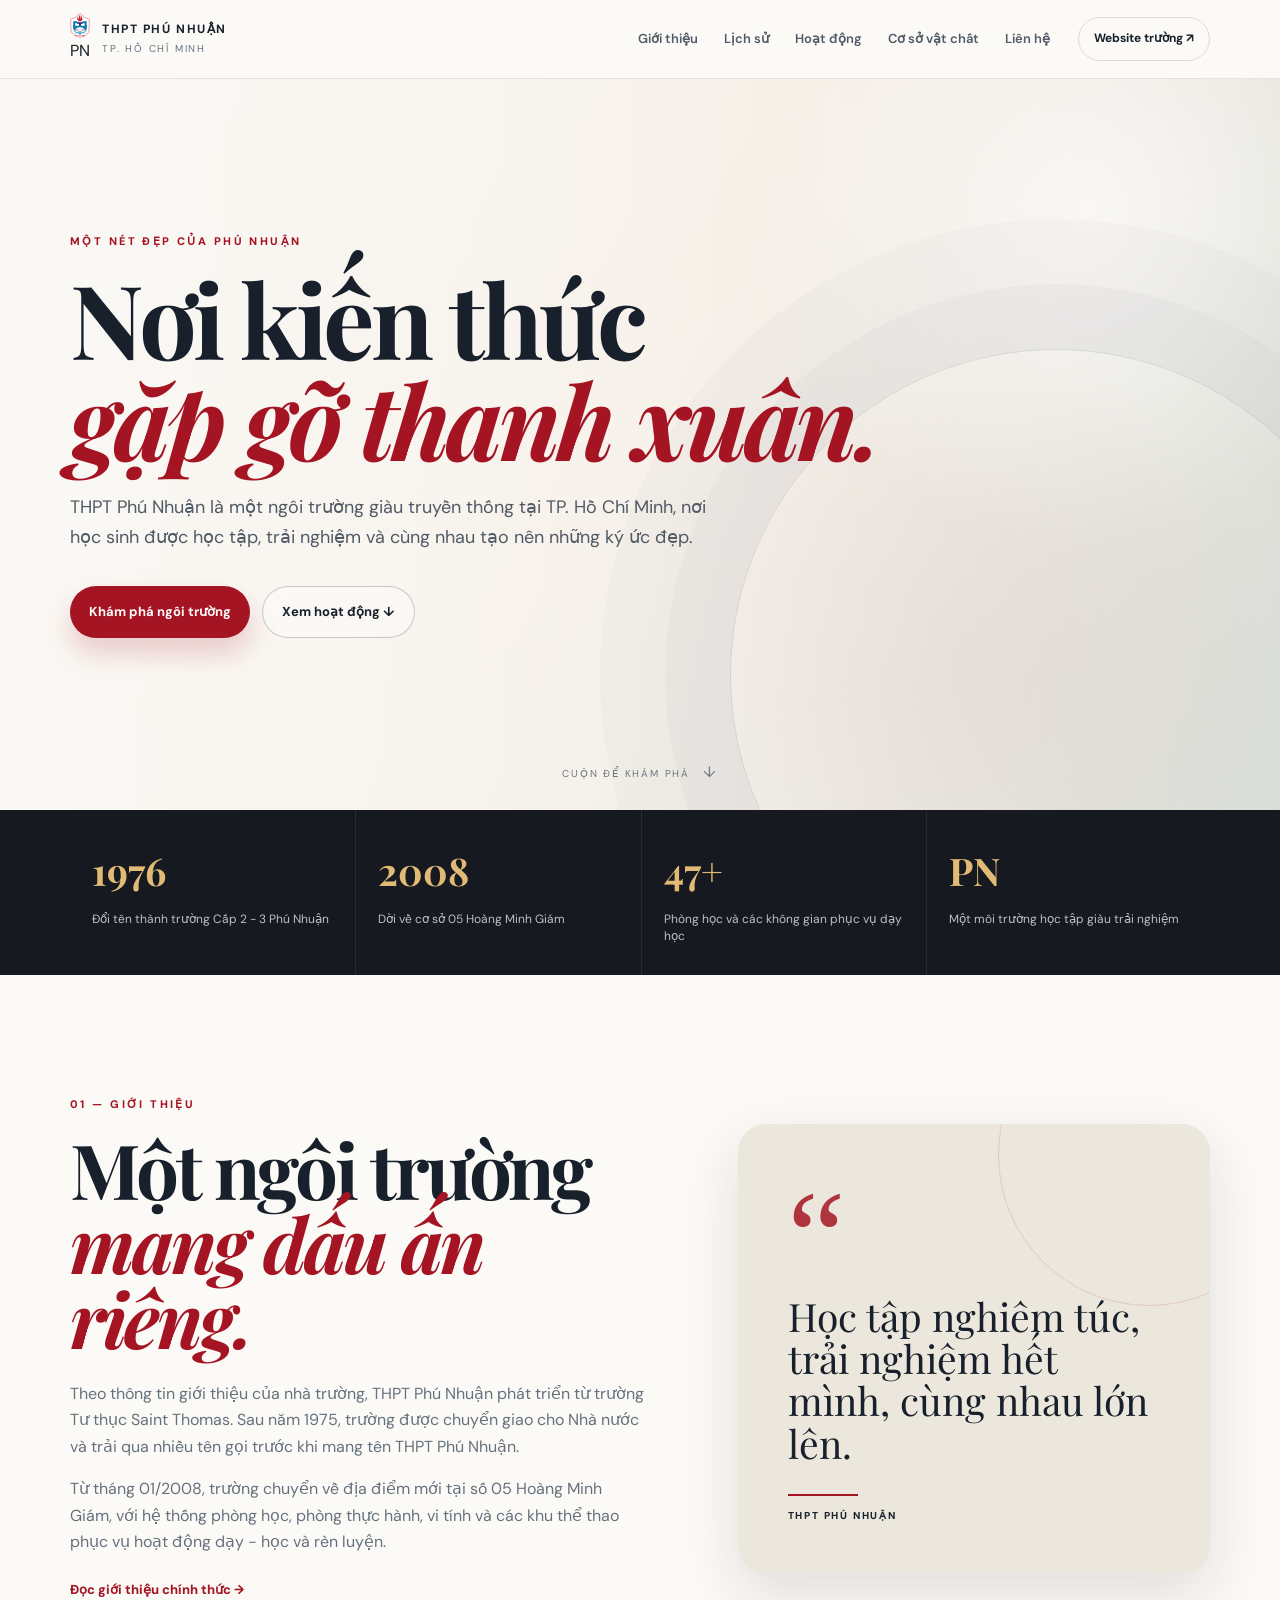
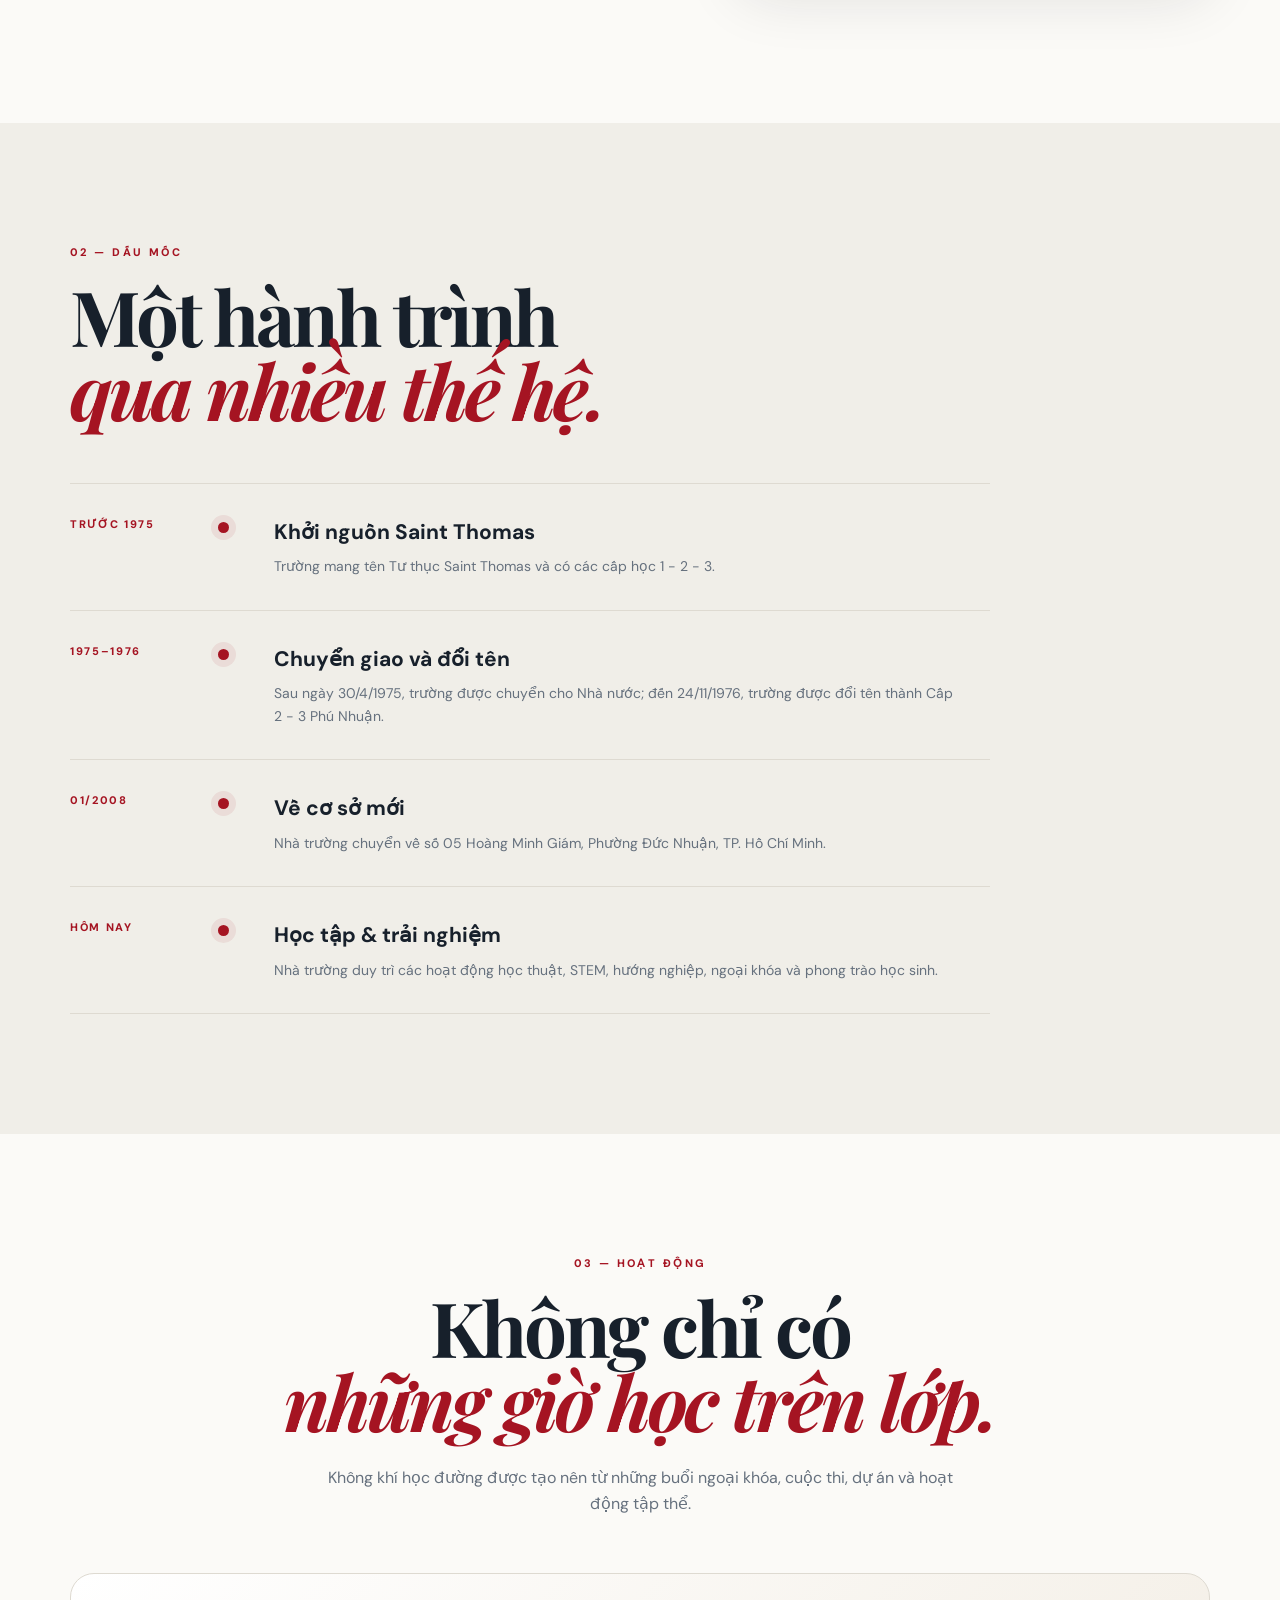
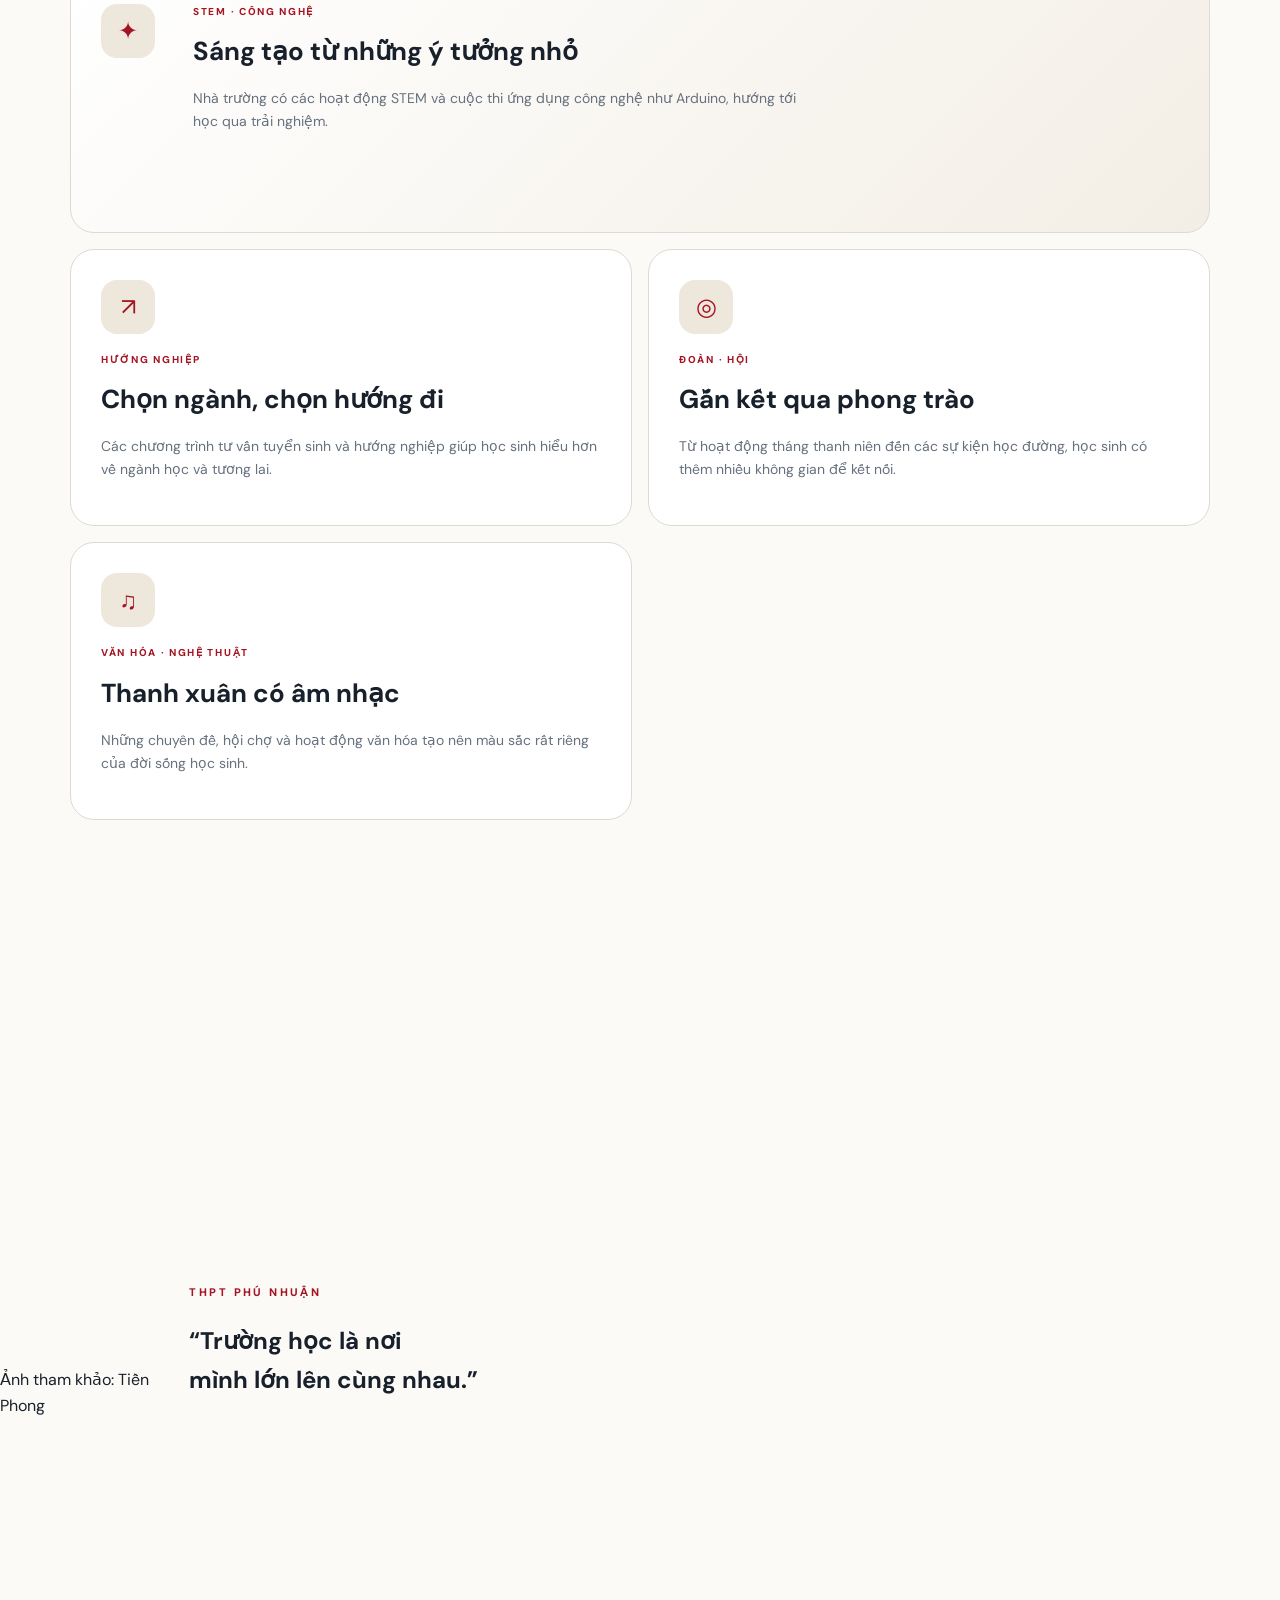
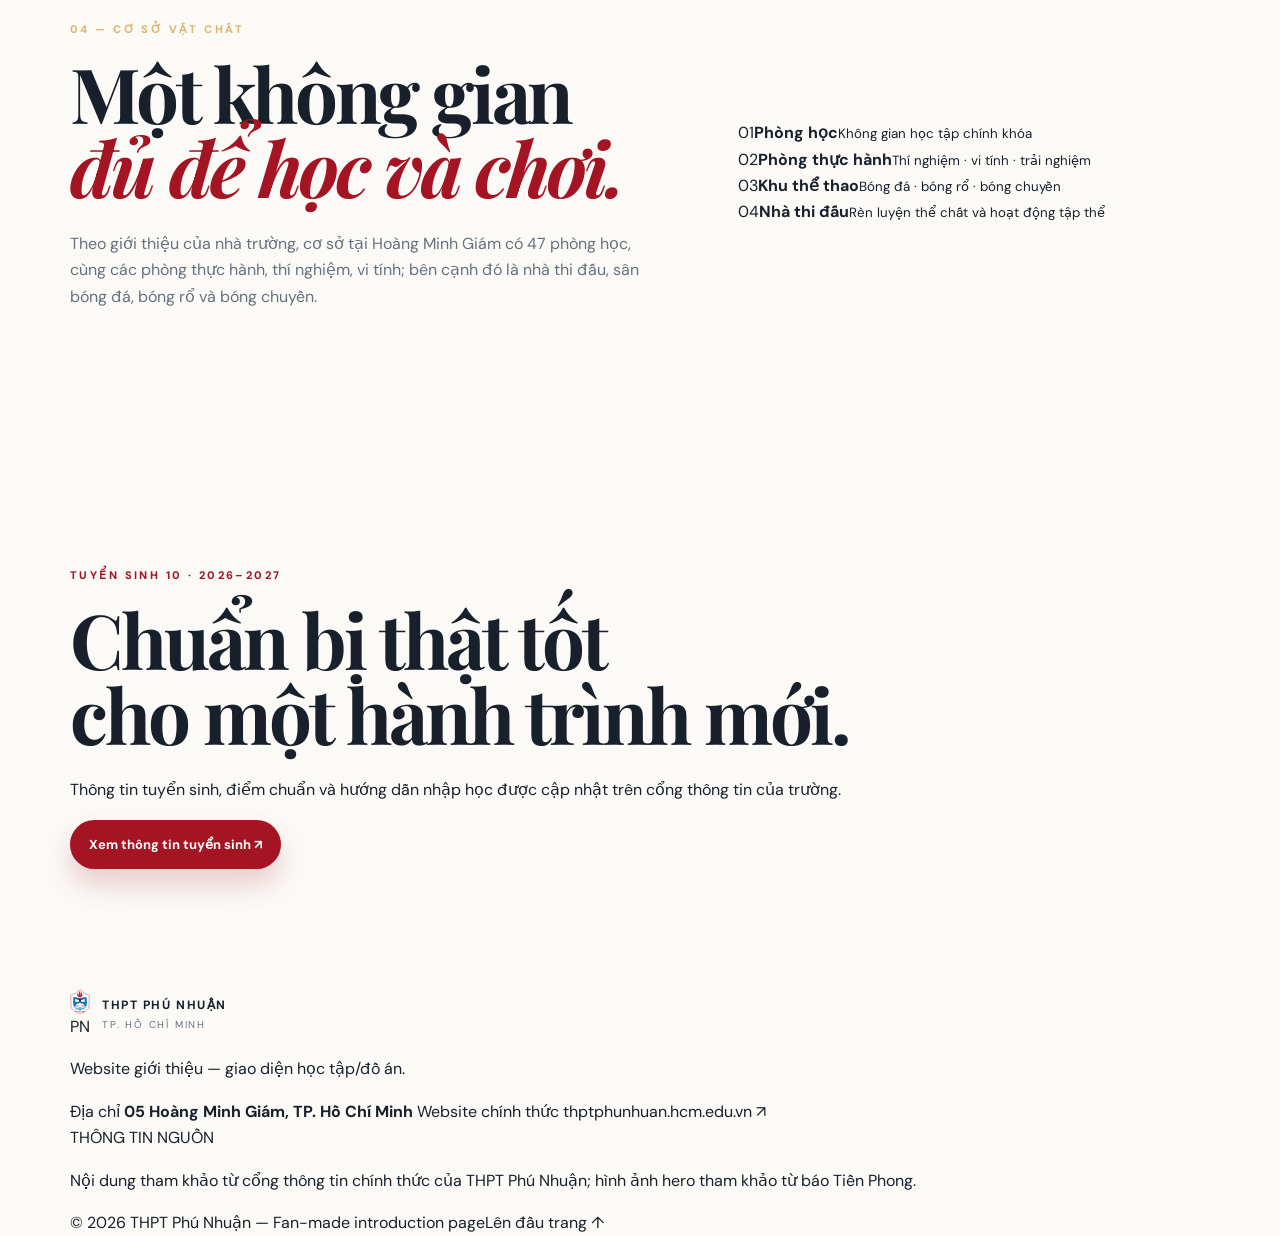
<file: index.html>
<!DOCTYPE html>
<html lang="vi">
<head>
  <meta charset="UTF-8">
  <meta name="viewport" content="width=device-width, initial-scale=1.0">
  <meta name="description" content="Website giới thiệu Trường THPT Phú Nhuận - TP. Hồ Chí Minh.">
  <title>THPT Phú Nhuận | Mái trường thanh xuân</title>
  <link rel="stylesheet" href="style.css">
</head>
<body>
  <div class="scroll-progress" aria-hidden="true"><span></span></div>
  <header class="site-header" id="top">
    <nav class="nav container">
      <a class="brand" href="#top" aria-label="Trang chủ THPT Phú Nhuận">
        <span class="brand-mark-wrap"><img class="school-logo" src="logo.svg" alt="Logo THPT Phú Nhuận"><span class="brand-mark-fallback">PN</span></span>
        <span>
          <strong>THPT PHÚ NHUẬN</strong>
          <small>TP. HỒ CHÍ MINH</small>
        </span>
      </a>

      <button class="menu-toggle" type="button" aria-label="Mở menu" aria-expanded="false">
        <span></span><span></span><span></span>
      </button>

      <div class="nav-links">
        <a href="#gioi-thieu">Giới thiệu</a>
        <a href="#lich-su">Lịch sử</a>
        <a href="#hoat-dong">Hoạt động</a>
        <a href="#co-so">Cơ sở vật chất</a>
        <a href="#lien-he">Liên hệ</a>
      </div>

      <a class="nav-cta" href="https://thptphunhuan.hcm.edu.vn/" target="_blank" rel="noreferrer">Website trường ↗</a>
    </nav>
  </header>

  <main>
    <section class="hero" id="hero">
      <div class="hero-overlay"></div>
      <div class="container hero-content">
        <div class="eyebrow">MỘT NÉT ĐẸP CỦA PHÚ NHUẬN</div>
        <h1>Nơi kiến thức<br><em>gặp gỡ thanh xuân.</em></h1>
        <p>
          THPT Phú Nhuận là một ngôi trường giàu truyền thống tại TP. Hồ Chí Minh,
          nơi học sinh được học tập, trải nghiệm và cùng nhau tạo nên những ký ức đẹp.
        </p>
        <div class="hero-actions">
          <a class="btn btn-primary" href="#gioi-thieu">Khám phá ngôi trường</a>
          <a class="btn btn-ghost" href="#hoat-dong">Xem hoạt động ↓</a>
        </div>
      </div>
      <div class="scroll-hint">CUỘN ĐỂ KHÁM PHÁ <span class="scroll-arrow">↓</span></div>
    </section>

    <section class="stats">
      <div class="container stats-grid">
        <div class="stat-card reveal"><strong>1976</strong><span>Đổi tên thành trường Cấp 2 - 3 Phú Nhuận</span></div>
        <div class="stat-card reveal"><strong>2008</strong><span>Dời về cơ sở 05 Hoàng Minh Giám</span></div>
        <div class="stat-card reveal"><strong>47+</strong><span>Phòng học và các không gian phục vụ dạy học</span></div>
        <div class="stat-card reveal"><strong>PN</strong><span>Một môi trường học tập giàu trải nghiệm</span></div>
      </div>
    </section>

    <section class="section" id="gioi-thieu">
      <div class="container split">
        <div class="section-copy reveal">
          <div class="eyebrow">01 — GIỚI THIỆU</div>
          <h2>Một ngôi trường<br><span>mang dấu ấn riêng.</span></h2>
          <p>
            Theo thông tin giới thiệu của nhà trường, THPT Phú Nhuận phát triển từ trường
            Tư thục Saint Thomas. Sau năm 1975, trường được chuyển giao cho Nhà nước và
            trải qua nhiều tên gọi trước khi mang tên THPT Phú Nhuận.
          </p>
          <p>
            Từ tháng 01/2008, trường chuyển về địa điểm mới tại số 05 Hoàng Minh Giám,
            với hệ thống phòng học, phòng thực hành, vi tính và các khu thể thao phục vụ
            hoạt động dạy - học và rèn luyện.
          </p>
          <a class="text-link" href="https://thptphunhuan.hcm.edu.vn/gioi-thieu-truong-phu-nhuan/gioi-thieu-truong-thpt-phu-nhuan/ct/88426/430270" target="_blank" rel="noreferrer">Đọc giới thiệu chính thức →</a>
        </div>

        <div class="quote-card reveal">
          <span class="quote-mark">“</span>
          <p>Học tập nghiêm túc, trải nghiệm hết mình, cùng nhau lớn lên.</p>
          <div class="quote-line"></div>
          <small>THPT PHÚ NHUẬN</small>
        </div>
      </div>
    </section>

    <section class="section section-tinted" id="lich-su">
      <div class="container">
        <div class="section-heading reveal">
          <div class="eyebrow">02 — DẤU MỐC</div>
          <h2>Một hành trình<br><span>qua nhiều thế hệ.</span></h2>
        </div>

        <div class="timeline">
          <article class="timeline-item reveal">
            <div class="timeline-year">TRƯỚC 1975</div>
            <div class="timeline-dot"></div>
            <div class="timeline-content">
              <h3>Khởi nguồn Saint Thomas</h3>
              <p>Trường mang tên Tư thục Saint Thomas và có các cấp học 1 - 2 - 3.</p>
            </div>
          </article>
          <article class="timeline-item reveal">
            <div class="timeline-year">1975–1976</div>
            <div class="timeline-dot"></div>
            <div class="timeline-content">
              <h3>Chuyển giao và đổi tên</h3>
              <p>Sau ngày 30/4/1975, trường được chuyển cho Nhà nước; đến 24/11/1976, trường được đổi tên thành Cấp 2 - 3 Phú Nhuận.</p>
            </div>
          </article>
          <article class="timeline-item reveal">
            <div class="timeline-year">01/2008</div>
            <div class="timeline-dot"></div>
            <div class="timeline-content">
              <h3>Về cơ sở mới</h3>
              <p>Nhà trường chuyển về số 05 Hoàng Minh Giám, Phường Đức Nhuận, TP. Hồ Chí Minh.</p>
            </div>
          </article>
          <article class="timeline-item reveal">
            <div class="timeline-year">HÔM NAY</div>
            <div class="timeline-dot"></div>
            <div class="timeline-content">
              <h3>Học tập & trải nghiệm</h3>
              <p>Nhà trường duy trì các hoạt động học thuật, STEM, hướng nghiệp, ngoại khóa và phong trào học sinh.</p>
            </div>
          </article>
        </div>
      </div>
    </section>

    <section class="section" id="hoat-dong">
      <div class="container">
        <div class="section-heading center reveal">
          <div class="eyebrow">03 — HOẠT ĐỘNG</div>
          <h2>Không chỉ có<br><span>những giờ học trên lớp.</span></h2>
          <p>Không khí học đường được tạo nên từ những buổi ngoại khóa, cuộc thi, dự án và hoạt động tập thể.</p>
        </div>

        <div class="activity-grid">
          <article class="activity-card activity-feature reveal">
            <div class="activity-icon">✦</div>
            <div>
              <span>STEM · CÔNG NGHỆ</span>
              <h3>Sáng tạo từ những ý tưởng nhỏ</h3>
              <p>Nhà trường có các hoạt động STEM và cuộc thi ứng dụng công nghệ như Arduino, hướng tới học qua trải nghiệm.</p>
            </div>
          </article>

          <article class="activity-card reveal">
            <div class="activity-icon">↗</div>
            <span>HƯỚNG NGHIỆP</span>
            <h3>Chọn ngành, chọn hướng đi</h3>
            <p>Các chương trình tư vấn tuyển sinh và hướng nghiệp giúp học sinh hiểu hơn về ngành học và tương lai.</p>
          </article>

          <article class="activity-card reveal">
            <div class="activity-icon">◎</div>
            <span>ĐOÀN · HỘI</span>
            <h3>Gắn kết qua phong trào</h3>
            <p>Từ hoạt động tháng thanh niên đến các sự kiện học đường, học sinh có thêm nhiều không gian để kết nối.</p>
          </article>

          <article class="activity-card reveal">
            <div class="activity-icon">♫</div>
            <span>VĂN HÓA · NGHỆ THUẬT</span>
            <h3>Thanh xuân có âm nhạc</h3>
            <p>Những chuyên đề, hội chợ và hoạt động văn hóa tạo nên màu sắc rất riêng của đời sống học sinh.</p>
          </article>
        </div>
      </div>
    </section>

    <section class="photo-banner">
      <div class="photo-credit">Ảnh tham khảo: Tiền Phong</div>
      <div class="container photo-content">
        <div class="eyebrow">THPT PHÚ NHUẬN</div>
        <h2>“Trường học là nơi<br>mình lớn lên cùng nhau.”</h2>
      </div>
    </section>

    <section class="section section-dark" id="co-so">
      <div class="container split facility-wrap">
        <div class="section-copy reveal">
          <div class="eyebrow light">04 — CƠ SỞ VẬT CHẤT</div>
          <h2>Một không gian<br><span>đủ để học và chơi.</span></h2>
          <p>
            Theo giới thiệu của nhà trường, cơ sở tại Hoàng Minh Giám có 47 phòng học,
            cùng các phòng thực hành, thí nghiệm, vi tính; bên cạnh đó là nhà thi đấu,
            sân bóng đá, bóng rổ và bóng chuyền.
          </p>
        </div>

        <div class="facility-list reveal">
          <div><span>01</span><strong>Phòng học</strong><small>Không gian học tập chính khóa</small></div>
          <div><span>02</span><strong>Phòng thực hành</strong><small>Thí nghiệm · vi tính · trải nghiệm</small></div>
          <div><span>03</span><strong>Khu thể thao</strong><small>Bóng đá · bóng rổ · bóng chuyền</small></div>
          <div><span>04</span><strong>Nhà thi đấu</strong><small>Rèn luyện thể chất và hoạt động tập thể</small></div>
        </div>
      </div>
    </section>

    <section class="section admissions">
      <div class="container admissions-box reveal">
        <div>
          <div class="eyebrow">TUYỂN SINH 10 · 2026–2027</div>
          <h2>Chuẩn bị thật tốt<br>cho một hành trình mới.</h2>
          <p>Thông tin tuyển sinh, điểm chuẩn và hướng dẫn nhập học được cập nhật trên cổng thông tin của trường.</p>
        </div>
        <a class="btn btn-primary" href="https://thptphunhuan.hcm.edu.vn/tuyen-sinh-10-nam-hoc-2026-2027/thong-tin-tuyen-sinh-10-nam-hoc-2026-2027/ctfull/99008/560728" target="_blank" rel="noreferrer">Xem thông tin tuyển sinh ↗</a>
      </div>
    </section>
  </main>

  <footer class="site-footer" id="lien-he">
    <div class="container footer-grid">
      <div>
        <div class="brand footer-brand">
          <span class="brand-mark-wrap"><img class="school-logo" src="logo.svg" alt="Logo THPT Phú Nhuận"><span class="brand-mark-fallback">PN</span></span>
          <span><strong>THPT PHÚ NHUẬN</strong><small>TP. HỒ CHÍ MINH</small></span>
        </div>
        <p class="footer-note">Website giới thiệu — giao diện học tập/đồ án.</p>
      </div>
      <div class="footer-contact">
        <span>Địa chỉ</span>
        <strong>05 Hoàng Minh Giám, TP. Hồ Chí Minh</strong>
        <span>Website chính thức</span>
        <a href="https://thptphunhuan.hcm.edu.vn/" target="_blank" rel="noreferrer">thptphunhuan.hcm.edu.vn ↗</a>
      </div>
      <div class="footer-credit">
        <span>THÔNG TIN NGUỒN</span>
        <p>Nội dung tham khảo từ cổng thông tin chính thức của THPT Phú Nhuận; hình ảnh hero tham khảo từ báo Tiền Phong.</p>
      </div>
    </div>
    <div class="container footer-bottom"><span>© <span id="year"></span> THPT Phú Nhuận — Fan-made introduction page</span><a href="#top">Lên đầu trang ↑</a></div>
  </footer>

  <script src="script.js"></script>
</body>
</html>
</file>
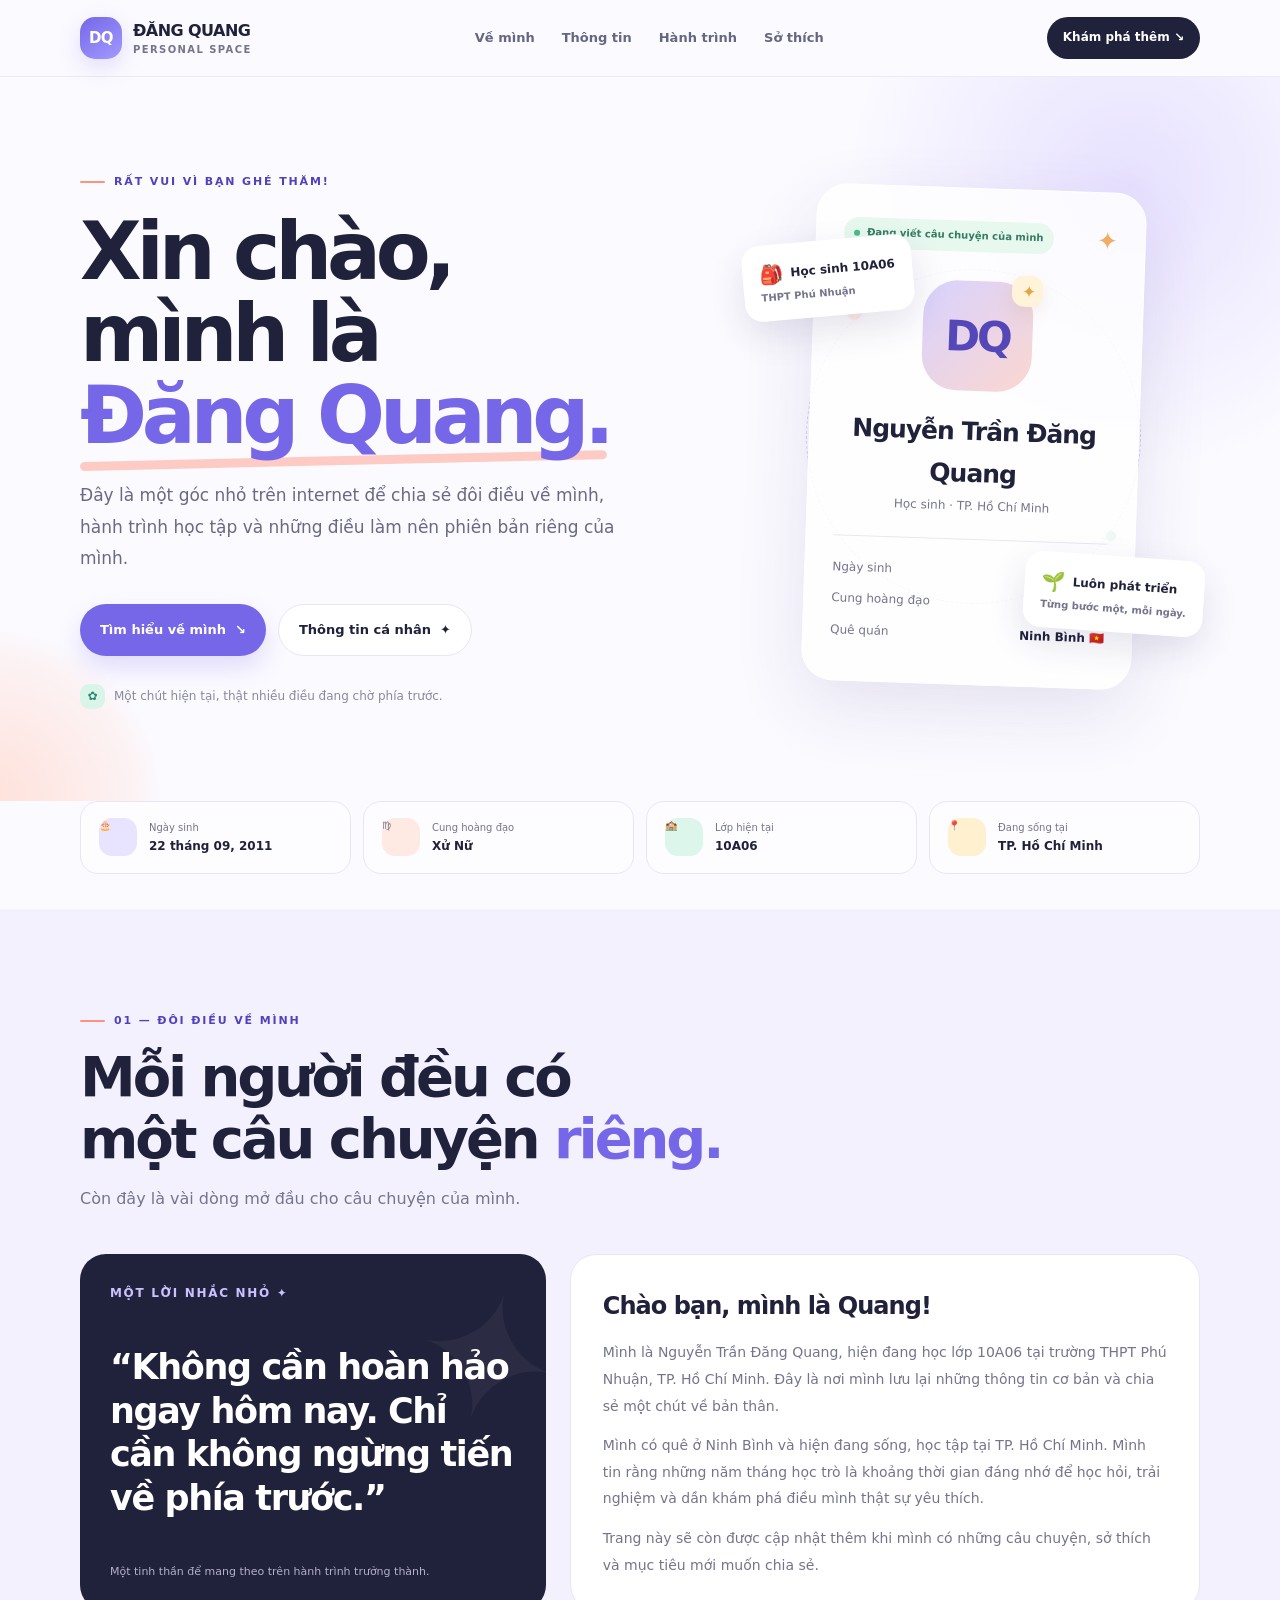
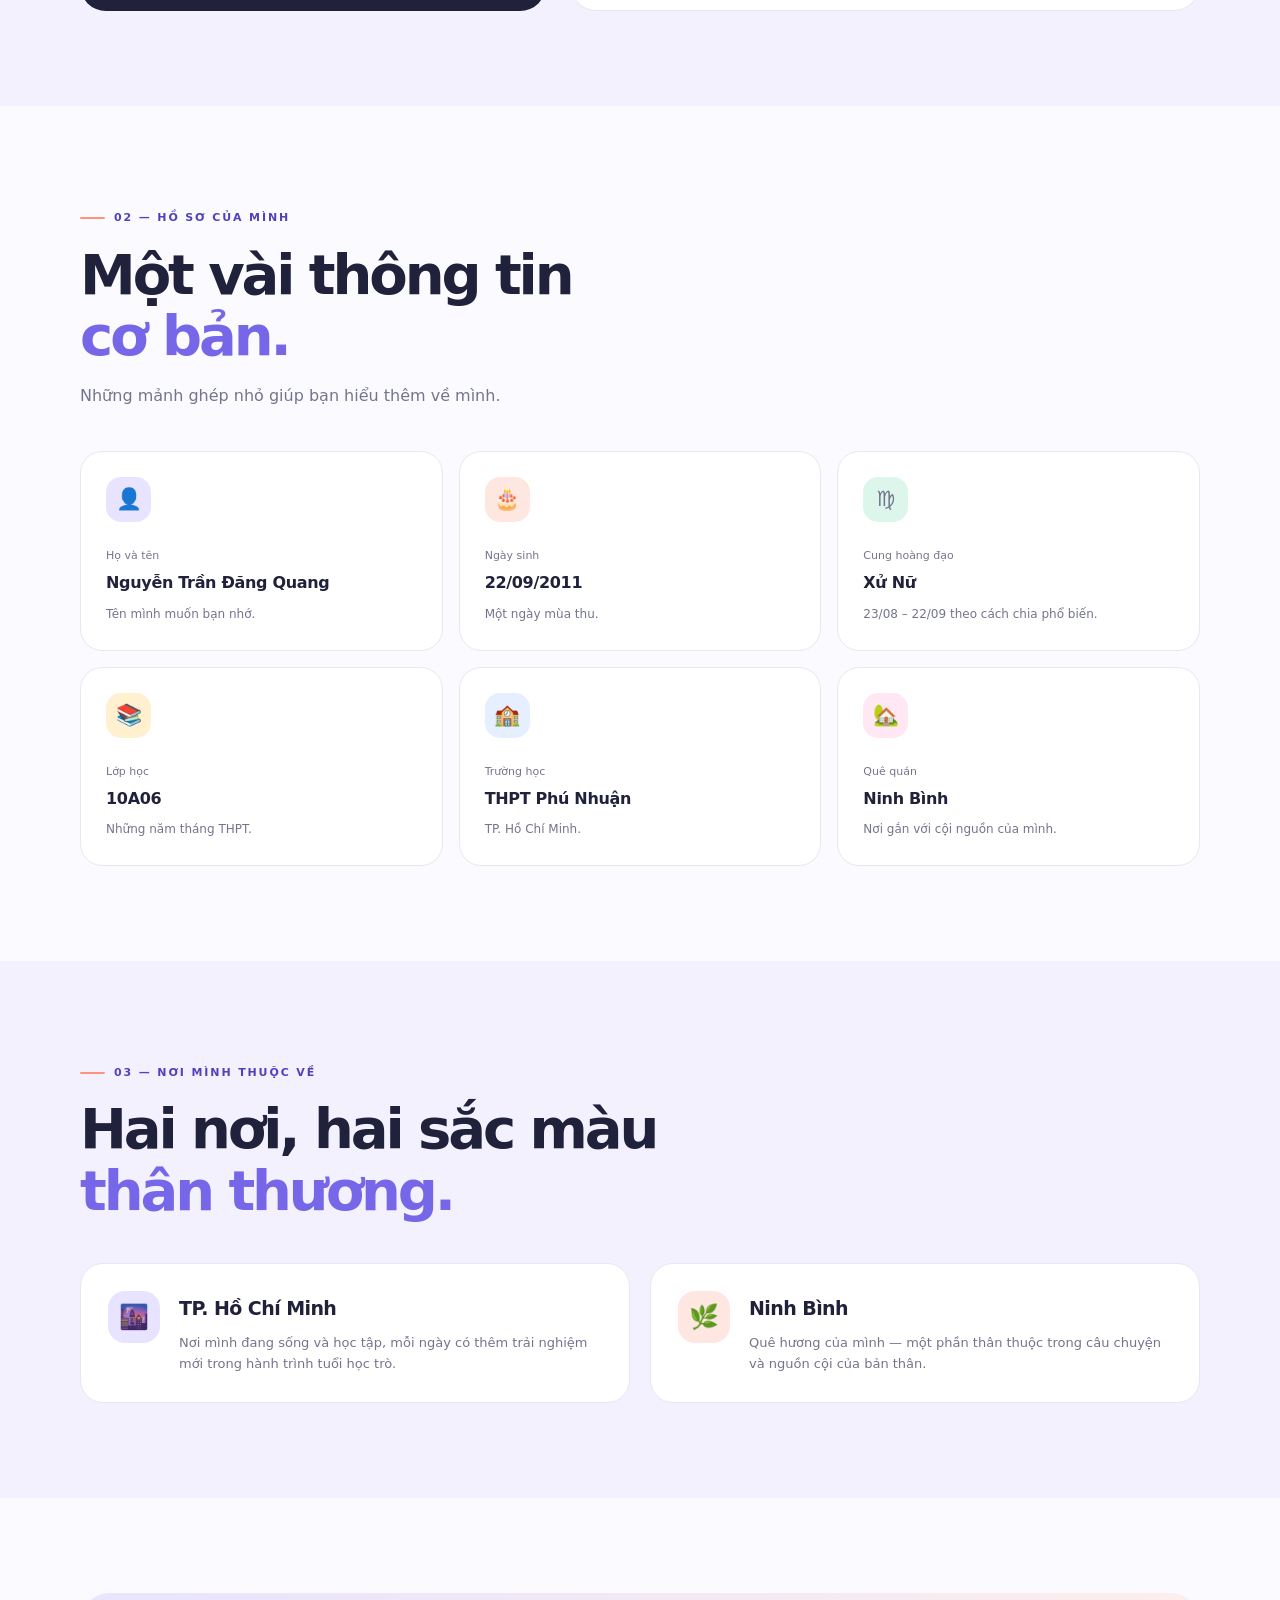
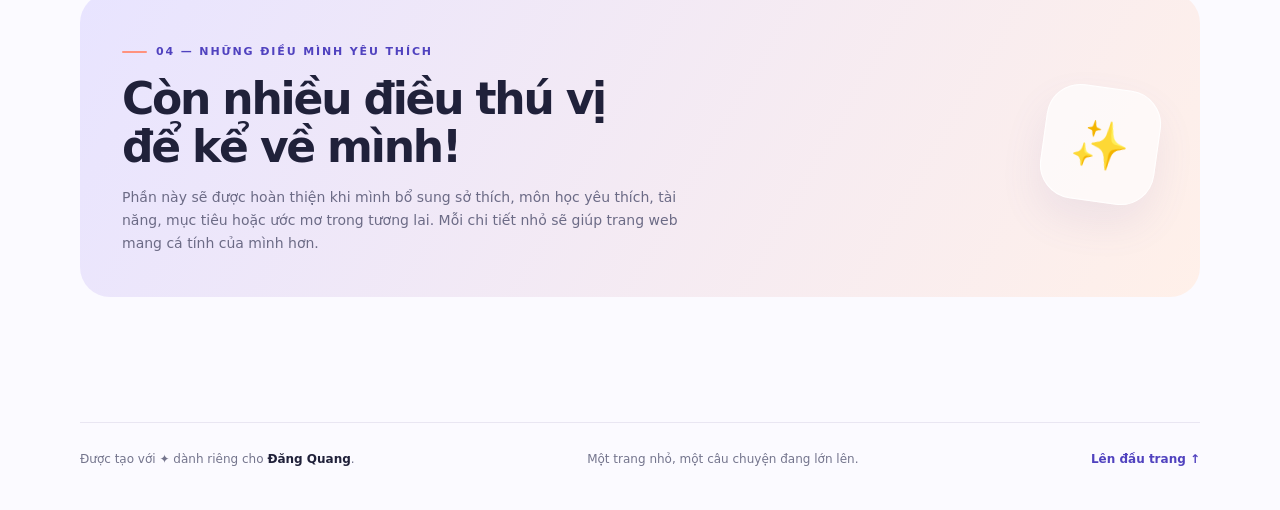
<file: about-me/index.html>
<!doctype html>
<html lang="vi">
<head>
  <meta charset="utf-8">
  <meta name="viewport" content="width=device-width, initial-scale=1">
  <meta name="theme-color" content="#f8f6ff">
  <meta name="description" content="Trang giới thiệu bản thân của Nguyễn Trần Đăng Quang, học sinh lớp 10A06 trường THPT Phú Nhuận.">
  <title>Đăng Quang — Một chút về mình</title>
  <style>
    :root{
      --ink:#20213a;--muted:#74758d;--paper:#fbfaff;--lav:#e8e4ff;--purple:#7667e8;
      --purple-dark:#5042bf;--coral:#ff927e;--mint:#d9f4e9;--line:#e9e6f2;--white:#fff;
      --shadow:0 24px 70px rgba(62,48,127,.12);--radius:26px;
    }
    *{box-sizing:border-box}
    html{scroll-behavior:smooth;scroll-padding-top:92px}
    body{margin:0;background:var(--paper);color:var(--ink);font-family:Inter,"Segoe UI",system-ui,-apple-system,sans-serif;line-height:1.65;overflow-x:hidden}
    a{color:inherit;text-decoration:none}
    button{font:inherit}
    .wrap{width:min(1120px,calc(100% - 44px));margin-inline:auto}
    .progress{position:fixed;inset:0 0 auto;height:3px;z-index:100;background:transparent;pointer-events:none}
    .progress span{display:block;height:100%;width:0;background:linear-gradient(90deg,var(--purple),var(--coral))}
    .topbar{position:sticky;top:0;z-index:50;background:rgba(251,250,255,.88);backdrop-filter:blur(18px);border-bottom:1px solid rgba(233,230,242,.8)}
    .nav{min-height:76px;display:flex;align-items:center;justify-content:space-between;gap:22px}
    .brand{display:flex;align-items:center;gap:11px;font-weight:850;letter-spacing:-.035em}
    .brand-icon{display:grid;place-items:center;width:42px;height:42px;border-radius:15px;color:white;background:linear-gradient(145deg,var(--purple),#a29aff);box-shadow:0 8px 22px #7667e833;font-size:15px}
    .brand-name small{display:block;font-size:10px;letter-spacing:.14em;font-weight:750;color:var(--muted);margin-top:-2px}
    .links{display:flex;align-items:center;gap:27px}
    .links a{font-size:13px;font-weight:700;color:#656681;transition:color .2s}
    .links a:hover{color:var(--purple-dark)}
    .nav-cta{padding:11px 16px;border-radius:999px;background:var(--ink);color:#fff;font-size:12px;font-weight:800;transition:transform .2s}
    .nav-cta:hover,.btn:hover{transform:translateY(-2px)}
    .menu-btn{display:none;border:0;background:var(--lav);width:42px;height:42px;border-radius:14px;color:var(--ink);cursor:pointer}
    section[id]{scroll-margin-top:100px}
    .hero{position:relative;padding:88px 0 92px;isolation:isolate;overflow:hidden}
    .hero:before{content:"";position:absolute;z-index:-2;width:560px;height:560px;border-radius:50%;right:-130px;top:-170px;background:radial-gradient(circle,#e7e1ff 0%,rgba(232,228,255,.28) 54%,transparent 72%)}
    .hero:after{content:"";position:absolute;z-index:-2;width:340px;height:340px;border-radius:50%;left:-180px;bottom:-170px;background:radial-gradient(circle,#ffe1da 0%,rgba(255,225,218,.3) 60%,transparent 72%)}
    .hero-grid{display:grid;grid-template-columns:1.15fr .85fr;align-items:center;gap:55px}
    .eyebrow{display:inline-flex;align-items:center;gap:9px;color:var(--purple-dark);font-size:11px;letter-spacing:.17em;font-weight:900;text-transform:uppercase}
    .eyebrow:before{content:"";width:25px;height:2px;background:var(--coral);border-radius:4px}
    h1,h2,h3,p{margin-top:0}
    .hero h1{font-size:clamp(46px,6.5vw,80px);line-height:1.02;letter-spacing:-.065em;margin:20px 0 24px;max-width:690px}
    .hero h1 .name{color:var(--purple);position:relative;white-space:nowrap}
    .hero h1 .name:after{content:"";position:absolute;left:0;right:2px;height:9px;bottom:-3px;background:var(--coral);opacity:.46;border-radius:99px;z-index:-1;transform:rotate(-1.3deg)}
    .lead{color:#686985;font-size:17px;max-width:560px;line-height:1.85}
    .hero-actions{display:flex;gap:12px;flex-wrap:wrap;margin-top:30px}
    .btn{display:inline-flex;align-items:center;justify-content:center;gap:9px;border-radius:999px;padding:14px 20px;font-size:13px;font-weight:850;transition:transform .2s,box-shadow .2s}
    .btn-primary{background:var(--purple);color:#fff;box-shadow:0 12px 25px #7667e833}
    .btn-secondary{background:#fff;border:1px solid var(--line);color:var(--ink)}
    .tiny-note{display:flex;align-items:center;gap:9px;margin-top:28px;color:#8989a0;font-size:12px}
    .tiny-note span{display:inline-grid;place-items:center;width:25px;height:25px;background:var(--mint);border-radius:9px;color:#31866d}
    .visual{min-height:410px;position:relative;display:grid;place-items:center}
    .orbit{position:absolute;width:335px;height:335px;border:1px dashed #d2cafa;border-radius:50%;animation:orbit 32s linear infinite}
    .orbit:before,.orbit:after{content:"";position:absolute;width:15px;height:15px;border-radius:50%;background:var(--coral);box-shadow:0 4px 13px #ff927e55}
    .orbit:before{left:40px;top:35px}.orbit:after{right:24px;bottom:62px;width:10px;height:10px;background:#91dcc4}
    .profile-card{position:relative;width:min(330px,90%);padding:27px;border-radius:31px;background:rgba(255,255,255,.83);border:1px solid #fff;box-shadow:var(--shadow);transform:rotate(2deg)}
    .profile-top{display:flex;align-items:center;justify-content:space-between;margin-bottom:24px}
    .status{display:inline-flex;align-items:center;gap:7px;padding:7px 10px;border-radius:99px;background:#e7f8ef;color:#347c62;font-size:10px;font-weight:850}
    .status:before{content:"";width:6px;height:6px;background:#48bd8b;border-radius:50%}
    .sparkle{font-size:25px;color:#f0ad63}
    .avatar{display:grid;place-items:center;width:110px;height:110px;margin:0 auto 20px;border-radius:35px;background:linear-gradient(135deg,#d8d2ff,#fbd7d0);font-size:42px;font-weight:900;letter-spacing:-.07em;color:#5447b7;position:relative}
    .avatar:after{content:"✦";position:absolute;right:-9px;top:-7px;display:grid;place-items:center;width:31px;height:31px;background:#fff3d9;border-radius:12px;color:#e6a545;font-size:17px;box-shadow:0 7px 18px #ad874b22}
    .profile-card h2{text-align:center;font-size:25px;letter-spacing:-.04em;margin:0 0 3px}
    .profile-card .student{text-align:center;color:var(--muted);font-size:12px;margin:0}
    .card-rule{height:1px;background:var(--line);margin:22px 0}
    .mini-info{display:flex;justify-content:space-between;align-items:center;gap:15px;font-size:12px;margin:12px 0}
    .mini-info span{color:var(--muted)}
    .mini-info strong{font-size:12px}
    .floating{position:absolute;z-index:2;padding:13px 16px;background:#fff;box-shadow:0 14px 35px #322d6520;border:1px solid #fff;border-radius:18px;font-size:12px;font-weight:800;animation:float 5s ease-in-out infinite}
    .float-a{left:-4px;top:52px;transform:rotate(-5deg)}.float-b{right:-4px;bottom:54px;animation-delay:-2.3s;transform:rotate(4deg)}
    .floating small{display:block;font-size:10px;color:var(--muted);font-weight:650}
    .float-emoji{font-size:19px;margin-right:7px;vertical-align:middle}
    .strip{padding:0 0 35px}
    .strip-inner{display:grid;grid-template-columns:repeat(4,1fr);gap:12px}
    .pill{padding:16px 18px;border:1px solid var(--line);border-radius:18px;background:rgba(255,255,255,.66);display:flex;align-items:center;gap:12px;min-width:0}
    .pill-icon{flex:0 0 38px;height:38px;display:grid;place-items:center;border-radius:13px;background:var(--lav);font-size:18px}
    .pill:nth-child(2) .pill-icon{background:#ffe9e3}.pill:nth-child(3) .pill-icon{background:#dcf6eb}.pill:nth-child(4) .pill-icon{background:#fff0d0}
    .pill span{display:block;font-size:10px;color:var(--muted);margin-bottom:1px}
    .pill strong{display:block;font-size:12px;line-height:1.4;overflow-wrap:anywhere}
    .section{padding:95px 0}
    .section-soft{background:#f4f1ff}
    .section-heading{max-width:690px;margin-bottom:42px}
    .section-heading h2{font-size:clamp(36px,4.7vw,56px);letter-spacing:-.055em;line-height:1.1;margin:16px 0}
    .section-heading h2 em{color:var(--purple);font-style:normal}
    .section-heading p{color:var(--muted);max-width:590px}
    .about-grid{display:grid;grid-template-columns:.85fr 1.15fr;gap:24px}
    .note-card{border-radius:var(--radius);padding:30px;background:var(--ink);color:#fff;position:relative;overflow:hidden;min-height:300px;display:flex;flex-direction:column;justify-content:space-between}
    .note-card:after{content:"✦";position:absolute;right:-16px;top:-43px;font-size:180px;color:#ffffff0d;transform:rotate(15deg)}
    .note-card .quote{font-size:12px;letter-spacing:.14em;text-transform:uppercase;color:#c9c2ff;font-weight:850}
    .note-card blockquote{position:relative;z-index:1;font-size:clamp(24px,3vw,35px);line-height:1.25;font-weight:800;letter-spacing:-.04em;margin:24px 0}
    .note-card small{color:#b3b2ca;font-size:11px}
    .about-copy{border-radius:var(--radius);padding:32px;background:#fff;border:1px solid var(--line);display:flex;flex-direction:column;justify-content:center}
    .about-copy h3{font-size:24px;letter-spacing:-.04em;margin-bottom:13px}
    .about-copy p{font-size:14px;color:var(--muted);line-height:1.9;margin-bottom:13px}
    .about-copy p:last-child{margin-bottom:0}
    .detail-grid{display:grid;grid-template-columns:repeat(3,1fr);gap:16px}
    .detail-card{padding:25px;border-radius:22px;background:#fff;border:1px solid var(--line);transition:transform .25s,box-shadow .25s}
    .detail-card:hover{transform:translateY(-5px);box-shadow:0 18px 35px #40376e12}
    .detail-card .icon{display:grid;place-items:center;width:45px;height:45px;border-radius:15px;background:var(--lav);font-size:21px;margin-bottom:25px}
    .detail-card:nth-child(2) .icon{background:#ffe7e1}.detail-card:nth-child(3) .icon{background:#dcf6eb}.detail-card:nth-child(4) .icon{background:#fff0d0}.detail-card:nth-child(5) .icon{background:#e5efff}.detail-card:nth-child(6) .icon{background:#ffe8f3}
    .detail-card span{font-size:11px;display:block;color:var(--muted);margin-bottom:5px}
    .detail-card strong{font-size:16px;display:block;letter-spacing:-.02em}
    .detail-card p{font-size:12px;color:var(--muted);margin:8px 0 0}
    .journey-grid{display:grid;grid-template-columns:1fr 1fr;gap:20px}
    .journey-card{display:flex;gap:19px;padding:27px;background:#fff;border:1px solid var(--line);border-radius:23px}
    .journey-card .j-icon{flex:0 0 52px;height:52px;display:grid;place-items:center;border-radius:17px;background:var(--lav);font-size:24px}
    .journey-card:nth-child(2) .j-icon{background:#ffe7e1}
    .journey-card h3{font-size:19px;letter-spacing:-.03em;margin:2px 0 7px}
    .journey-card p{margin:0;color:var(--muted);font-size:13px}
    .hobby-panel{border-radius:30px;padding:42px;background:linear-gradient(120deg,#e8e4ff,#fff0e9);display:flex;align-items:center;justify-content:space-between;gap:30px;overflow:hidden;position:relative}
    .hobby-panel h2{font-size:clamp(30px,4vw,44px);letter-spacing:-.05em;line-height:1.1;margin:14px 0}
    .hobby-panel p{max-width:570px;color:#6c6b86;font-size:14px;margin:0}
    .hobby-sticker{flex:0 0 115px;height:115px;display:grid;place-items:center;background:#ffffffaa;border:1px solid #ffffff;border-radius:34px;font-size:47px;transform:rotate(8deg);box-shadow:0 20px 40px #6e61af19}
    .footer{padding:30px 0 40px}
    .footer-inner{border-top:1px solid var(--line);padding-top:27px;display:flex;align-items:center;justify-content:space-between;gap:20px;color:var(--muted);font-size:12px}
    .footer-inner strong{color:var(--ink)}
    .back-top{font-weight:800;color:var(--purple-dark)}
    .reveal{opacity:0;transform:translateY(20px);transition:opacity .65s ease,transform .65s ease}
    .reveal.visible{opacity:1;transform:translateY(0)}
    @keyframes float{0%,100%{translate:0 0}50%{translate:0 -9px}}
    @keyframes orbit{to{transform:rotate(360deg)}}
    @media(max-width:900px){
      .hero-grid{grid-template-columns:1fr  .8fr;gap:25px}.visual{min-height:370px}.orbit{width:285px;height:285px}
      .hero h1{font-size:clamp(44px,6.8vw,66px)}.links{gap:16px}.links a{font-size:12px}.nav-cta{display:none}
      .strip-inner{grid-template-columns:repeat(2,1fr)}.detail-grid{grid-template-columns:repeat(2,1fr)}
    }
    @media(max-width:650px){
      .wrap{width:min(100% - 30px,1120px)}.nav{min-height:68px}.menu-btn{display:block}
      .links{display:none;position:absolute;top:68px;left:0;right:0;padding:15px 22px 20px;background:rgba(251,250,255,.98);border-bottom:1px solid var(--line);box-shadow:0 20px 28px #20213a0b}
      .links.open{display:flex;flex-direction:column;align-items:stretch;gap:0}
      .links a{padding:12px 5px;font-size:14px}.hero{padding:60px 0 45px}.hero-grid{grid-template-columns:1fr;gap:15px}
      .hero h1{font-size:clamp(45px,12vw,65px);margin:17px 0}.lead{font-size:15px}.visual{min-height:345px;margin-top:5px}
      .profile-card{width:min(310px,82%);padding:23px}.orbit{width:270px;height:270px}.float-a{left:0;top:43px}.float-b{right:0;bottom:42px}
      .strip{padding-bottom:20px}.strip-inner{gap:9px}.pill{padding:12px;gap:8px}.pill-icon{flex-basis:32px;height:32px;border-radius:10px;font-size:16px}.pill strong{font-size:11px}
      .section{padding:70px 0}.section-heading{margin-bottom:28px}.about-grid,.journey-grid{grid-template-columns:1fr}
      .note-card{min-height:260px}.about-copy{padding:26px}.detail-grid{gap:10px}.detail-card{padding:17px;border-radius:18px}.detail-card .icon{width:39px;height:39px;margin-bottom:18px}
      .detail-card strong{font-size:14px}.detail-card p{font-size:11px}.journey-card{padding:21px;gap:14px}.hobby-panel{padding:28px;align-items:flex-start}
      .hobby-sticker{flex-basis:65px;height:65px;border-radius:22px;font-size:29px}.hobby-panel p{font-size:13px}
      .footer-inner{align-items:flex-start;flex-direction:column}
    }
    @media(max-width:390px){.detail-grid{grid-template-columns:1fr 1fr}.pill{align-items:flex-start;flex-direction:column}.float-a{left:-6px}.float-b{right:-6px}.hobby-panel{gap:10px}.hobby-sticker{flex-basis:52px;height:52px;font-size:24px}}
    @media(prefers-reduced-motion:reduce){html{scroll-behavior:auto}*,*::before,*::after{animation-duration:.01ms!important;animation-iteration-count:1!important;transition-duration:.01ms!important}.reveal{opacity:1;transform:none}}
  </style>
</head>
<body>
  <div class="progress" aria-hidden="true"><span id="progressBar"></span></div>
  <header class="topbar">
    <nav class="nav wrap" aria-label="Điều hướng chính">
      <a class="brand" href="#home" aria-label="Về đầu trang">
        <span class="brand-icon">DQ</span>
        <span class="brand-name">ĐĂNG QUANG<small>PERSONAL SPACE</small></span>
      </a>
      <button class="menu-btn" id="menuBtn" aria-label="Mở menu" aria-expanded="false">☰</button>
      <div class="links" id="navLinks">
        <a href="#about">Về mình</a>
        <a href="#profile">Thông tin</a>
        <a href="#journey">Hành trình</a>
        <a href="#interests">Sở thích</a>
      </div>
      <a class="nav-cta" href="#profile">Khám phá thêm ↘</a>
    </nav>
  </header>

  <main>
    <section class="hero" id="home">
      <div class="wrap hero-grid">
        <div class="hero-copy">
          <div class="eyebrow">Rất vui vì bạn ghé thăm!</div>
          <h1>Xin chào,<br>mình là <span class="name">Đăng Quang.</span></h1>
          <p class="lead">Đây là một góc nhỏ trên internet để chia sẻ đôi điều về mình, hành trình học tập và những điều làm nên phiên bản riêng của mình.</p>
          <div class="hero-actions">
            <a class="btn btn-primary" href="#about">Tìm hiểu về mình <span>↘</span></a>
            <a class="btn btn-secondary" href="#profile">Thông tin cá nhân <span>✦</span></a>
          </div>
          <div class="tiny-note"><span>✿</span> Một chút hiện tại, thật nhiều điều đang chờ phía trước.</div>
        </div>

        <div class="visual" aria-label="Thẻ giới thiệu Đăng Quang">
          <div class="orbit" aria-hidden="true"></div>
          <div class="floating float-a"><span class="float-emoji">🎒</span>Học sinh 10A06<small>THPT Phú Nhuận</small></div>
          <div class="profile-card">
            <div class="profile-top"><span class="status">Đang viết câu chuyện của mình</span><span class="sparkle">✦</span></div>
            <div class="avatar" aria-hidden="true">DQ</div>
            <h2>Nguyễn Trần Đăng Quang</h2>
            <p class="student">Học sinh · TP. Hồ Chí Minh</p>
            <div class="card-rule"></div>
            <div class="mini-info"><span>Ngày sinh</span><strong>22.09.2011</strong></div>
            <div class="mini-info"><span>Cung hoàng đạo</span><strong>Xử Nữ ♍</strong></div>
            <div class="mini-info"><span>Quê quán</span><strong>Ninh Bình 🇻🇳</strong></div>
          </div>
          <div class="floating float-b"><span class="float-emoji">🌱</span>Luôn phát triển<small>Từng bước một, mỗi ngày.</small></div>
        </div>
      </div>
    </section>

    <div class="strip">
      <div class="wrap strip-inner">
        <div class="pill reveal"><span class="pill-icon">🎂</span><div><span>Ngày sinh</span><strong>22 tháng 09, 2011</strong></div></div>
        <div class="pill reveal"><span class="pill-icon">♍</span><div><span>Cung hoàng đạo</span><strong>Xử Nữ</strong></div></div>
        <div class="pill reveal"><span class="pill-icon">🏫</span><div><span>Lớp hiện tại</span><strong>10A06</strong></div></div>
        <div class="pill reveal"><span class="pill-icon">📍</span><div><span>Đang sống tại</span><strong>TP. Hồ Chí Minh</strong></div></div>
      </div>
    </div>

    <section class="section section-soft" id="about">
      <div class="wrap">
        <div class="section-heading reveal">
          <div class="eyebrow">01 — Đôi điều về mình</div>
          <h2>Mỗi người đều có<br>một câu chuyện <em>riêng.</em></h2>
          <p>Còn đây là vài dòng mở đầu cho câu chuyện của mình.</p>
        </div>
        <div class="about-grid">
          <article class="note-card reveal">
            <span class="quote">Một lời nhắc nhỏ ✦</span>
            <blockquote>“Không cần hoàn hảo ngay hôm nay. Chỉ cần không ngừng tiến về phía trước.”</blockquote>
            <small>Một tinh thần để mang theo trên hành trình trưởng thành.</small>
          </article>
          <article class="about-copy reveal">
            <h3>Chào bạn, mình là Quang!</h3>
            <p>Mình là Nguyễn Trần Đăng Quang, hiện đang học lớp 10A06 tại trường THPT Phú Nhuận, TP. Hồ Chí Minh. Đây là nơi mình lưu lại những thông tin cơ bản và chia sẻ một chút về bản thân.</p>
            <p>Mình có quê ở Ninh Bình và hiện đang sống, học tập tại TP. Hồ Chí Minh. Mình tin rằng những năm tháng học trò là khoảng thời gian đáng nhớ để học hỏi, trải nghiệm và dần khám phá điều mình thật sự yêu thích.</p>
            <p>Trang này sẽ còn được cập nhật thêm khi mình có những câu chuyện, sở thích và mục tiêu mới muốn chia sẻ.</p>
          </article>
        </div>
      </div>
    </section>

    <section class="section" id="profile">
      <div class="wrap">
        <div class="section-heading reveal">
          <div class="eyebrow">02 — Hồ sơ của mình</div>
          <h2>Một vài thông tin<br><em>cơ bản.</em></h2>
          <p>Những mảnh ghép nhỏ giúp bạn hiểu thêm về mình.</p>
        </div>
        <div class="detail-grid">
          <article class="detail-card reveal"><span class="icon">👤</span><span>Họ và tên</span><strong>Nguyễn Trần Đăng Quang</strong><p>Tên mình muốn bạn nhớ.</p></article>
          <article class="detail-card reveal"><span class="icon">🎂</span><span>Ngày sinh</span><strong>22/09/2011</strong><p>Một ngày mùa thu.</p></article>
          <article class="detail-card reveal"><span class="icon">♍</span><span>Cung hoàng đạo</span><strong>Xử Nữ</strong><p>23/08 – 22/09 theo cách chia phổ biến.</p></article>
          <article class="detail-card reveal"><span class="icon">📚</span><span>Lớp học</span><strong>10A06</strong><p>Những năm tháng THPT.</p></article>
          <article class="detail-card reveal"><span class="icon">🏫</span><span>Trường học</span><strong>THPT Phú Nhuận</strong><p>TP. Hồ Chí Minh.</p></article>
          <article class="detail-card reveal"><span class="icon">🏡</span><span>Quê quán</span><strong>Ninh Bình</strong><p>Nơi gắn với cội nguồn của mình.</p></article>
        </div>
      </div>
    </section>

    <section class="section section-soft" id="journey">
      <div class="wrap">
        <div class="section-heading reveal">
          <div class="eyebrow">03 — Nơi mình thuộc về</div>
          <h2>Hai nơi, hai sắc màu<br><em>thân thương.</em></h2>
        </div>
        <div class="journey-grid">
          <article class="journey-card reveal">
            <span class="j-icon">🌆</span>
            <div><h3>TP. Hồ Chí Minh</h3><p>Nơi mình đang sống và học tập, mỗi ngày có thêm trải nghiệm mới trong hành trình tuổi học trò.</p></div>
          </article>
          <article class="journey-card reveal">
            <span class="j-icon">🌿</span>
            <div><h3>Ninh Bình</h3><p>Quê hương của mình — một phần thân thuộc trong câu chuyện và nguồn cội của bản thân.</p></div>
          </article>
        </div>
      </div>
    </section>

    <section class="section" id="interests">
      <div class="wrap">
        <div class="hobby-panel reveal">
          <div>
            <div class="eyebrow">04 — Những điều mình yêu thích</div>
            <h2>Còn nhiều điều thú vị<br>để kể về mình!</h2>
            <p>Phần này sẽ được hoàn thiện khi mình bổ sung sở thích, môn học yêu thích, tài năng, mục tiêu hoặc ước mơ trong tương lai. Mỗi chi tiết nhỏ sẽ giúp trang web mang cá tính của mình hơn.</p>
          </div>
          <div class="hobby-sticker" aria-hidden="true">✨</div>
        </div>
      </div>
    </section>
  </main>

  <footer class="footer">
    <div class="wrap footer-inner">
      <div>Được tạo với ✦ dành riêng cho <strong>Đăng Quang</strong>.</div>
      <div>Một trang nhỏ, một câu chuyện đang lớn lên.</div>
      <a class="back-top" href="#home">Lên đầu trang ↑</a>
    </div>
  </footer>

  <script>
    const menuBtn = document.getElementById('menuBtn');
    const navLinks = document.getElementById('navLinks');
    const progressBar = document.getElementById('progressBar');

    menuBtn.addEventListener('click', () => {
      const isOpen = navLinks.classList.toggle('open');
      menuBtn.setAttribute('aria-expanded', String(isOpen));
      menuBtn.textContent = isOpen ? '✕' : '☰';
    });

    navLinks.querySelectorAll('a').forEach(link => {
      link.addEventListener('click', () => {
        navLinks.classList.remove('open');
        menuBtn.setAttribute('aria-expanded', 'false');
        menuBtn.textContent = '☰';
      });
    });

    function updateProgress() {
      const page = document.documentElement;
      const maxScroll = page.scrollHeight - window.innerHeight;
      const amount = maxScroll > 0 ? (window.scrollY / maxScroll) * 100 : 0;
      progressBar.style.width = amount.toFixed(2) + '%';
    }
    window.addEventListener('scroll', updateProgress, { passive: true });
    window.addEventListener('resize', updateProgress);
    updateProgress();

    const revealItems = document.querySelectorAll('.reveal');
    if ('IntersectionObserver' in window) {
      const revealObserver = new IntersectionObserver((entries, observer) => {
        entries.forEach(entry => {
          if (entry.isIntersecting) {
            entry.target.classList.add('visible');
            observer.unobserve(entry.target);
          }
        });
      }, { threshold: 0.12, rootMargin: '0px 0px -24px 0px' });
      revealItems.forEach((item, index) => {
        item.style.transitionDelay = Math.min((index % 4) * 70, 210) + 'ms';
        revealObserver.observe(item);
      });
    } else {
      revealItems.forEach(item => item.classList.add('visible'));
    }
  </script>
</body>
</html>
</file>
<file: style.css>
@import url('https://fonts.googleapis.com/css2?family=DM+Sans:wght@400;500;600;700&family=Playfair+Display:wght@600;700;800&display=swap');

:root{
  --ink:#17202b;
  --muted:#66717e;
  --paper:#fbfaf7;
  --soft:#f1efe9;
  --line:#dedad1;
  --accent:#a51422;
  --accent-2:#d6aa54;
  --dark:#161a20;
  --white:#fff;
  --shadow:0 22px 60px rgba(24,28,33,.12);
}

*{box-sizing:border-box}
html{scroll-behavior:smooth}
body{margin:0;background:var(--paper);color:var(--ink);font-family:"DM Sans",Arial,sans-serif;line-height:1.65}
a{color:inherit;text-decoration:none}
img{max-width:100%;display:block}
.container{width:min(1140px,calc(100% - 40px));margin:0 auto}
.site-header{position:sticky;inset:0 0 auto;z-index:20;background:rgba(251,250,247,.86);backdrop-filter:blur(18px);border-bottom:1px solid rgba(222,218,209,.72)}
.nav{min-height:78px;display:flex;align-items:center;gap:28px}
.brand{display:flex;align-items:center;gap:12px;min-width:max-content}
.brand-mark{display:grid;place-items:center;width:40px;height:40px;border-radius:12px;background:var(--accent);color:#fff;font-weight:800;letter-spacing:-.04em;box-shadow:0 8px 22px rgba(165,20,34,.25)}
.brand strong{display:block;font-size:12px;letter-spacing:.13em}
.brand small{display:block;font-size:10px;letter-spacing:.18em;color:var(--muted);margin-top:1px}
.nav-links{display:flex;gap:26px;margin-left:auto}
.nav-links a{font-size:13px;color:#515b66;font-weight:600;position:relative}
.nav-links a:after{content:"";position:absolute;left:0;right:100%;bottom:-8px;height:2px;background:var(--accent);transition:.25s}
.nav-links a:hover:after{right:0}
.nav-cta{font-size:12px;font-weight:700;padding:11px 15px;border:1px solid var(--line);border-radius:999px}
.menu-toggle{display:none;margin-left:auto;border:0;background:none;padding:8px}
.menu-toggle span{display:block;width:24px;height:2px;background:var(--ink);margin:5px 0}
.hero{min-height:calc(90vh - 78px);padding-top:0;display:flex;align-items:center;position:relative;overflow:hidden;background:linear-gradient(120deg,#f6f1e9 0%,#f2e7db 48%,#d4dad4 100%)}
.hero:before{content:"";position:absolute;inset:0;background:
 radial-gradient(circle at 85% 18%,rgba(255,255,255,.72),transparent 27%),
 radial-gradient(circle at 75% 80%,rgba(165,20,34,.08),transparent 30%);
}
.hero:after{content:"";position:absolute;right:-8%;bottom:-26%;width:650px;height:650px;border-radius:50%;border:1px solid rgba(23,32,43,.12);box-shadow:0 0 0 65px rgba(23,32,43,.025),0 0 0 130px rgba(23,32,43,.02)}
.hero-overlay{position:absolute;inset:0;background:linear-gradient(90deg,rgba(251,250,247,.88) 0%,rgba(251,250,247,.55) 50%,rgba(251,250,247,.1) 100%)}
.hero-content{position:relative;z-index:2;padding:110px 0 130px}
.eyebrow{font-size:11px;letter-spacing:.22em;font-weight:800;color:var(--accent);margin-bottom:18px}
.eyebrow.light{color:#ddb66b}
.hero h1,.section-heading h2,.section-copy h2,.admissions h2{font-family:"Playfair Display",Georgia,serif;line-height:.98;letter-spacing:-.04em}
.hero h1{font-size:clamp(62px,8vw,110px);max-width:850px;margin:0 0 24px}
.hero h1 em,.section-heading h2 span,.section-copy h2 span{color:var(--accent);font-style:italic}
.hero p{max-width:650px;color:#505a65;font-size:18px}
.hero-actions{display:flex;gap:12px;margin-top:34px;flex-wrap:wrap}
.btn{display:inline-flex;align-items:center;justify-content:center;padding:14px 19px;border-radius:999px;font-weight:700;font-size:13px;transition:.25s;cursor:pointer}
.btn-primary{background:var(--accent);color:#fff;box-shadow:0 15px 28px rgba(165,20,34,.2)}
.btn-primary:hover{transform:translateY(-2px);box-shadow:0 19px 30px rgba(165,20,34,.28)}
.btn-ghost{border:1px solid rgba(23,32,43,.22);background:rgba(255,255,255,.35)}
.btn-ghost:hover{background:#fff}
.scroll-hint{position:absolute;z-index:2;left:50%;bottom:26px;transform:translateX(-50%);font-size:10px;letter-spacing:.18em;color:#6d7680}
.scroll-hint span{margin-left:8px;font-size:15px}
.stats{position:relative;z-index:4;margin-top:-1px;background:var(--dark);color:#fff}
.stats-grid{display:grid;grid-template-columns:repeat(4,1fr);gap:1px}
.stat-card{padding:30px 22px;border-left:1px solid rgba(255,255,255,.08)}
.stat-card:first-child{border-left:0}
.stat-card strong{display:block;font-family:"Playfair Display",Georgia,serif;font-size:38px;color:#e1ba75}
.stat-card span{display:block;color:#b9c0c7;font-size:12px;line-height:1.45;margin-top:8px}
.section{padding:120px 0}
.split{display:grid;grid-template-columns:1.1fr .9fr;gap:90px;align-items:center}
.section-copy h2,.section-heading h2,.admissions h2{font-size:clamp(48px,6vw,76px);margin:0 0 26px}
.section-copy p,.section-heading p{color:var(--muted);max-width:650px}
.text-link{display:inline-block;margin-top:8px;color:var(--accent);font-size:13px;font-weight:800}
.quote-card{background:#ece7dc;min-height:450px;border-radius:28px;padding:50px;display:flex;flex-direction:column;justify-content:end;box-shadow:var(--shadow);position:relative;overflow:hidden}
.quote-card:before{content:"";position:absolute;width:300px;height:300px;border-radius:50%;border:1px solid rgba(165,20,34,.14);top:-120px;right:-90px}
.quote-mark{font-family:Georgia,serif;font-size:130px;line-height:.6;color:var(--accent);opacity:.85}
.quote-card p{font-family:"Playfair Display",Georgia,serif;font-size:39px;line-height:1.08;max-width:460px;margin:20px 0 30px}
.quote-line{width:70px;height:2px;background:var(--accent);margin-bottom:12px}
.quote-card small{font-size:10px;letter-spacing:.18em;font-weight:800}
.section-tinted{background:#f0eee8}
.section-heading{max-width:760px;margin-bottom:55px}
.section-heading.center{text-align:center;margin:0 auto 55px}
.section-heading.center p{margin:0 auto}
.timeline{max-width:920px;border-top:1px solid var(--line)}
.timeline-item{display:grid;grid-template-columns:120px 28px 1fr;gap:28px;padding:31px 0;border-bottom:1px solid var(--line);align-items:start}
.timeline-year{font-size:11px;letter-spacing:.15em;font-weight:800;color:var(--accent)}
.timeline-dot{width:11px;height:11px;border-radius:50%;background:var(--accent);margin-top:7px;box-shadow:0 0 0 7px rgba(165,20,34,.08)}
.timeline-content h3{margin:0 0 6px;font-size:21px}
.timeline-content p{margin:0;color:var(--muted);max-width:680px;font-size:14px}
.activity-grid{display:grid;grid-template-columns:repeat(2,1fr);gap:16px}
.activity-card{min-height:260px;border:1px solid var(--line);border-radius:24px;padding:30px;background:#fff;transition:.3s}
.activity-card:hover{transform:translateY(-6px);box-shadow:var(--shadow)}
.activity-feature{grid-column:span 2;display:grid;grid-template-columns:70px 1fr;gap:22px;background:linear-gradient(135deg,#fff,#f3eee5)}
.activity-icon{width:54px;height:54px;display:grid;place-items:center;border-radius:16px;background:#eee7dc;color:var(--accent);font-size:24px}
.activity-card span{display:block;font-size:10px;letter-spacing:.17em;font-weight:800;color:var(--accent);margin:18px 0 10px}
.activity-feature span{margin-top:0}
.activity-card h3{font-size:26px;margin:0 0 8px}
.activity-card p{color:var(--muted);font-size:14px;max-width:620px}
.photo-banner{min-height:560px;position:relative;display:flex;align-items:end;padding:80px 0;background:
 linear-gradient(90deg,rgba(22,26,32,.78),rgba(22,26,32,.2)),
 url("https://cdn.tienphong.vn/images/ca36c810f10687f5782b467aa7f31f6836b3adfe2396f32dc4cf45c342497795465a36f2bdc43b1c51b9edc84b6e91644d0ec88569502da11fc8c3a8b1655cb4b190cb1fc4f06c3efd2329f0877b8de9/58d4ef88b89c5-17500447100606288949512372777906o.jpg);
background-position:center;background-size:cover;background-attachment:fixed}
.photo-content{position:relative;color:#fff}
.photo-content .eyebrow{color:#efd18f}
.photo-content h2{font-family:"Playfair Display",Georgia,serif;font-size:clamp(45px,6vw,72px);line-height:1.03;margin:0;letter-spacing:-.04em}
.photo-credit{position:absolute;right:18px;bottom:14px;color:rgba(255,255,255,.75);font-size:10px;letter-spacing:.08em;z-index:2}
.section-dark{background:var(--dark);color:#fff}
.section-dark .section-copy p{color:#b8c0c8}
.facility-wrap{align-items:start}
.facility-list{border-top:1px solid rgba(255,255,255,.14)}
.facility-list>div{display:grid;grid-template-columns:48px 1fr;column-gap:14px;padding:20px 0;border-bottom:1px solid rgba(255,255,255,.14)}
.facility-list span{grid-row:span 2;color:#dbb970;font-size:11px;letter-spacing:.12em}
.facility-list strong{font-size:18px}
.facility-list small{color:#99a2ad;font-size:12px}
.admissions{padding-top:90px}
.admissions-box{display:flex;justify-content:space-between;gap:40px;align-items:center;border:1px solid var(--line);padding:54px;border-radius:30px;background:linear-gradient(135deg,#f1ece2,#fff)}
.admissions h2{font-size:52px;margin-bottom:18px}
.admissions p{max-width:580px;color:var(--muted)}
.site-footer{background:#101318;color:#f3f5f7;padding-top:70px}
.footer-grid{display:grid;grid-template-columns:1.2fr 1fr .9fr;gap:50px;padding-bottom:55px}
.footer-brand .brand-mark{background:#efe0bd;color:#161a20;box-shadow:none}
.footer-brand strong{color:#fff}
.footer-note{color:#828b96;font-size:12px;margin-top:18px}
.footer-contact span,.footer-credit span{display:block;text-transform:uppercase;font-size:9px;letter-spacing:.19em;color:#78818c;margin-bottom:7px}
.footer-contact strong,.footer-contact a{display:block;font-size:13px;margin-bottom:22px}
.footer-credit p{color:#828b96;font-size:12px}
.footer-bottom{padding:18px 0 24px;border-top:1px solid rgba(255,255,255,.08);display:flex;justify-content:space-between;gap:20px;color:#76808b;font-size:11px}
.footer-bottom a{color:#d6d9dd}
.reveal{opacity:0;transform:translateY(24px);transition:opacity .75s ease,transform .75s ease}
.reveal.is-visible{opacity:1;transform:none}

@media(max-width:900px){
  .nav-links{display:none}
  .nav-cta{margin-left:auto}
  .menu-toggle{display:block}
  .nav.open{flex-wrap:wrap}
  .nav.open .nav-links{display:flex;flex-direction:column;order:4;width:100%;gap:14px;padding:10px 0 18px}
  .nav.open .nav-cta{display:none}
  .stats-grid{grid-template-columns:repeat(2,1fr)}
  .split{grid-template-columns:1fr;gap:55px}
  .activity-grid{grid-template-columns:1fr}
  .activity-feature{grid-column:span 1}
  .footer-grid{grid-template-columns:1fr 1fr}
  .footer-credit{grid-column:span 2}
}
@media(max-width:640px){
  .container{width:min(100% - 28px,1140px)}
  .nav{min-height:68px;gap:12px}
  .brand strong{font-size:10px}
  .nav-cta{display:none}
  .hero{min-height:82vh;padding-top:0}
  .hero-content{padding:80px 0 120px}
  .hero h1{font-size:54px}
  .hero p{font-size:16px}
  .stats-grid{grid-template-columns:1fr 1fr}
  .stat-card{padding:23px 16px}
  .stat-card strong{font-size:31px}
  .section{padding:82px 0}
  .quote-card{min-height:350px;padding:34px}
  .quote-card p{font-size:31px}
  .timeline-item{grid-template-columns:86px 18px 1fr;gap:15px}
  .timeline-content h3{font-size:18px}
  .activity-card h3{font-size:23px}
  .photo-banner{min-height:500px;background-attachment:scroll}
  .admissions-box{padding:32px;display:block}
  .admissions h2{font-size:42px}
  .admissions .btn{margin-top:14px}
  .footer-grid{grid-template-columns:1fr}
  .footer-credit{grid-column:auto}
  .footer-bottom{flex-direction:column}
}
/* Scroll polish + school identity */
body{overflow-x:hidden}
.scroll-progress{position:fixed;top:0;left:0;width:100%;height:3px;background:transparent;z-index:1000;pointer-events:none}
.scroll-progress span{display:block;height:100%;width:0;background:linear-gradient(90deg,var(--accent),#e4bb70);box-shadow:0 0 14px rgba(165,20,34,.35);transition:width .08s linear}
.site-header.scrolled{box-shadow:0 10px 28px rgba(23,32,43,.08);background:rgba(251,250,247,.94)}
.brand-mark-wrap{position:relative;width:42px;height:42px;display:grid;place-items:center;flex:0 0 42px}
.school-logo{width:42px;height:42px;object-fit:contain;border-radius:50%;filter:drop-shadow(0 6px 12px rgba(23,32,43,.12))}
.school-logo[src=""]{display:none}
.brand-mark-wrap:has(.school-logo[style*="display: none"]) .brand-mark-fallback{display:grid}
.brand-mark-fallback{display:none;place-items:center;width:40px;height:40px;border-radius:50%;background:var(--accent);color:#fff;font-weight:900;font-size:14px;border:3px solid #e6c67e;box-shadow:0 6px 18px rgba(165,20,34,.24)}
.hero-content{will-change:transform}
.scroll-arrow{display:inline-block;animation:scrollBounce 1.55s ease-in-out infinite}
@keyframes scrollBounce{0%,100%{transform:translateY(0);opacity:.65}50%{transform:translateY(7px);opacity:1}}
.hero:before{animation:ambientFloat 10s ease-in-out infinite alternate}
@keyframes ambientFloat{from{transform:scale(1) translate3d(0,0,0)}to{transform:scale(1.05) translate3d(-16px,12px,0)}}
.timeline{position:relative}
.timeline:before{content:"";position:absolute;left:132px;top:0;bottom:0;width:2px;background:linear-gradient(to bottom,var(--accent) 0%,rgba(165,20,34,.08) 0%);opacity:.55}
.timeline-item{position:relative;z-index:1}
.timeline-dot{position:relative;z-index:2}
.activity-card:nth-child(2){transition-delay:.04s}.activity-card:nth-child(3){transition-delay:.10s}.activity-card:nth-child(4){transition-delay:.16s}
.reveal{filter:blur(2px)}
.reveal.is-visible{filter:blur(0)}
@media(max-width:900px){.timeline:before{left:99px}}
@media(max-width:640px){.timeline:before{left:93px}}
@media(prefers-reduced-motion:reduce){html{scroll-behavior:auto}.reveal{transition:none;transform:none;filter:none}.scroll-arrow,.hero:before{animation:none}}

/* Fix header overlap and keep scroll animations from covering content */
[id]{scroll-margin-top:96px}
.reveal{filter:none;will-change:opacity,transform}
.reveal.is-visible{filter:none}
@media(prefers-reduced-motion:reduce){.reveal{opacity:1;transform:none;filter:none}}
</file>
